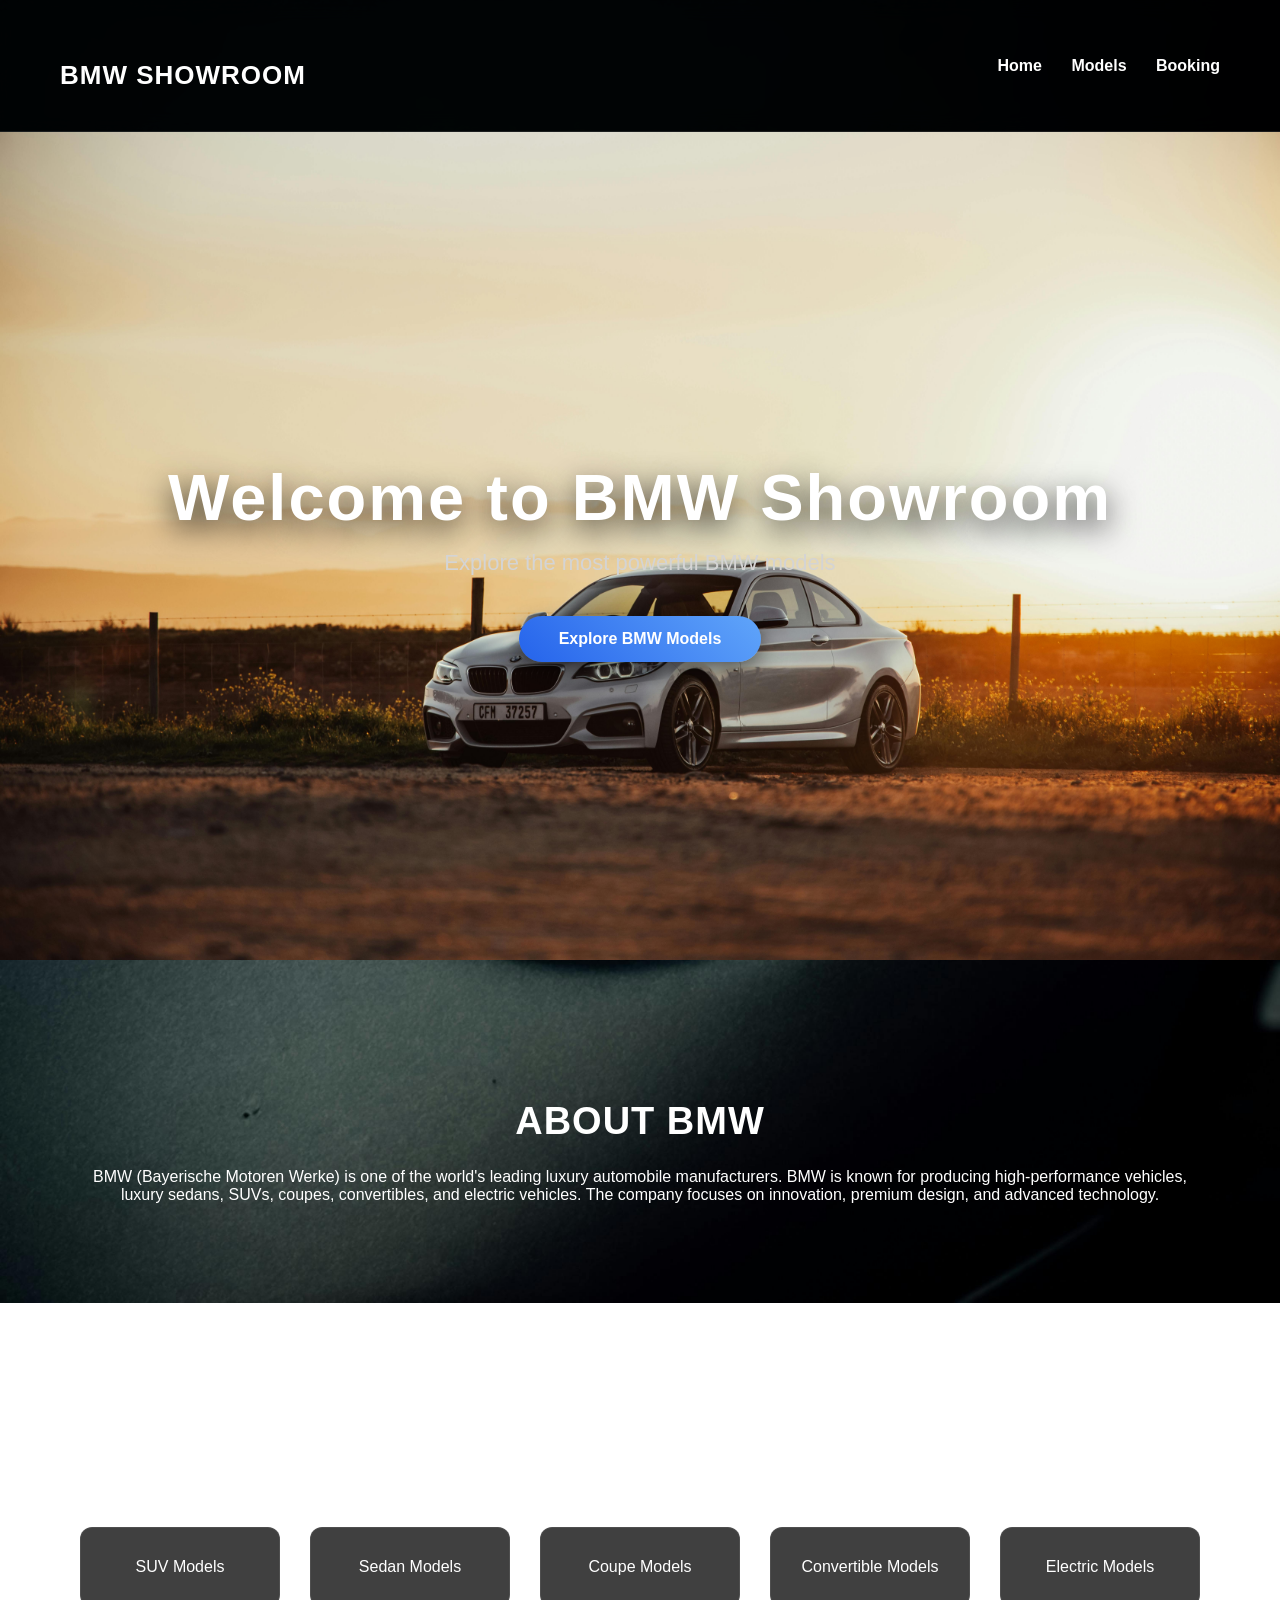
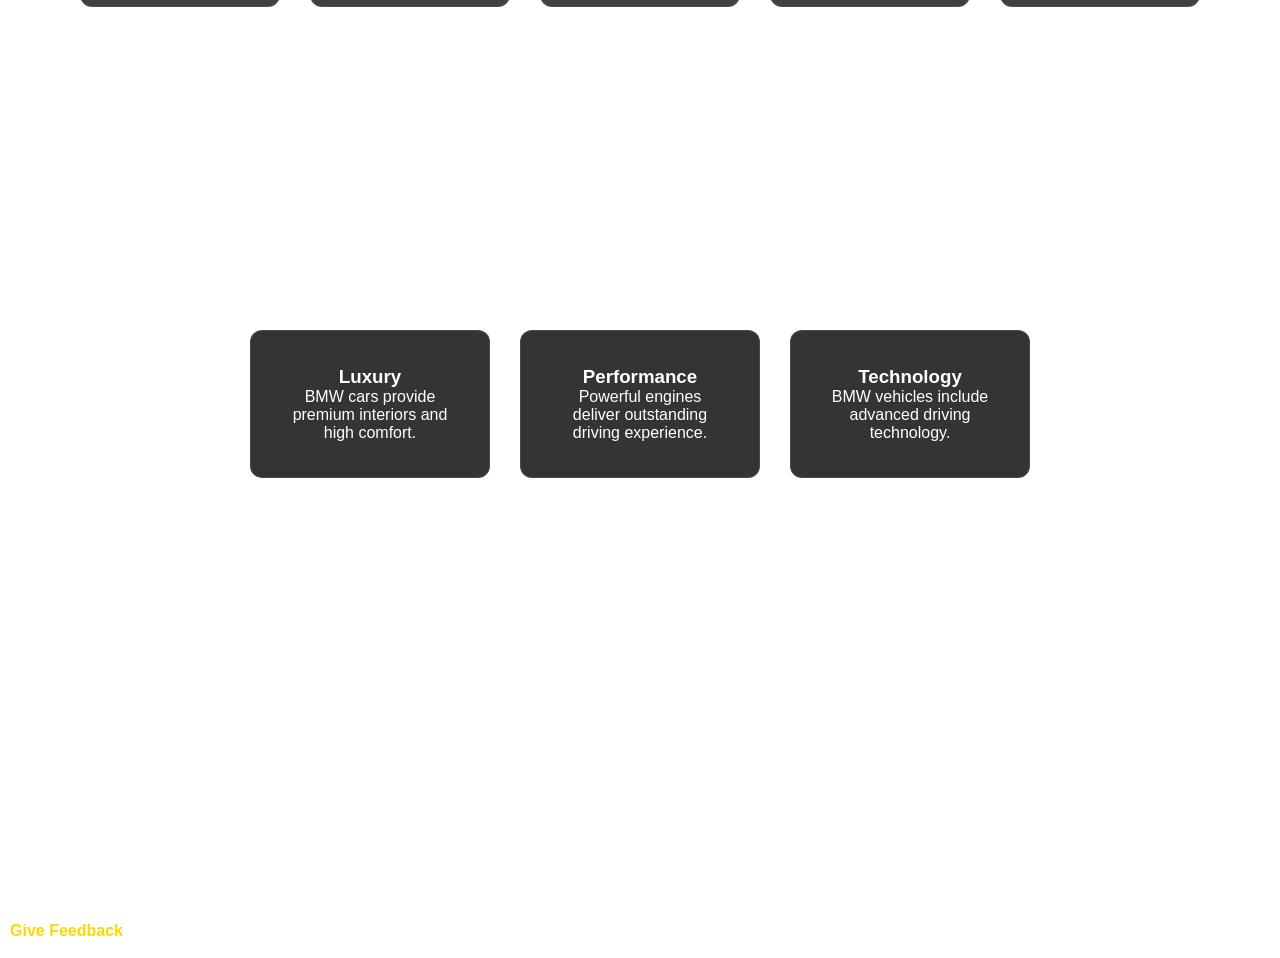
<file: index.html>
<!DOCTYPE html>
<html>
<head>
<title>BMW Showroom</title>
<link rel="stylesheet" href="style.css">
<meta charset="UTF-8">
<meta name="viewport" content="width=device-width, initial-scale=1.0">
</head>

<body>

<nav class="navbar">
<h2 class="logo">BMW Showroom</h2>

<div class="nav-links">
<a href="index.html">Home</a>
<a href="bmw.html">Models</a>
<a href="booking.html">Booking</a>
</div>

</nav>

<section class="hero">

<h1>Welcome to BMW Showroom</h1>
<p>Explore the most powerful BMW models</p>

<a href="bmw.html" class="explore-btn">Explore BMW Models</a>

</section>

<section class="about">

<h2>About BMW</h2>

<p>
BMW (Bayerische Motoren Werke) is one of the world's leading luxury automobile
manufacturers. BMW is known for producing high-performance vehicles,
luxury sedans, SUVs, coupes, convertibles, and electric vehicles.
The company focuses on innovation, premium design, and advanced technology.
</p>

</section>

<section class="categories">

<h2>BMW Categories</h2>

<div class="category-grid">

<div class="category-card">SUV Models</div>
<div class="category-card">Sedan Models</div>
<div class="category-card">Coupe Models</div>
<div class="category-card">Convertible Models</div>
<div class="category-card">Electric Models</div>

</div>

</section>

<section class="features">

<h2>Why Choose BMW?</h2>

<div class="feature-grid">

<div class="feature-card">
<h3>Luxury</h3>
<p>BMW cars provide premium interiors and high comfort.</p>
</div>

<div class="feature-card">
<h3>Performance</h3>
<p>Powerful engines deliver outstanding driving experience.</p>
</div>

<div class="feature-card">
<h3>Technology</h3>
<p>BMW vehicles include advanced driving technology.</p>
</div>

</div>

</section>

<section class="history">

<h2>BMW History</h2>

<p>
BMW was founded in 1916 in Germany and has grown into one of the most
recognized luxury automobile brands in the world. The brand is known
for its engineering excellence, powerful performance engines, and
luxury driving experience.
</p>

</section>

<footer>

<a href="feedback.html">Give Feedback</a>

<p>© 2026 BMW Showroom | Educational Project</p>

</footer>

</body>
</html>
</file>
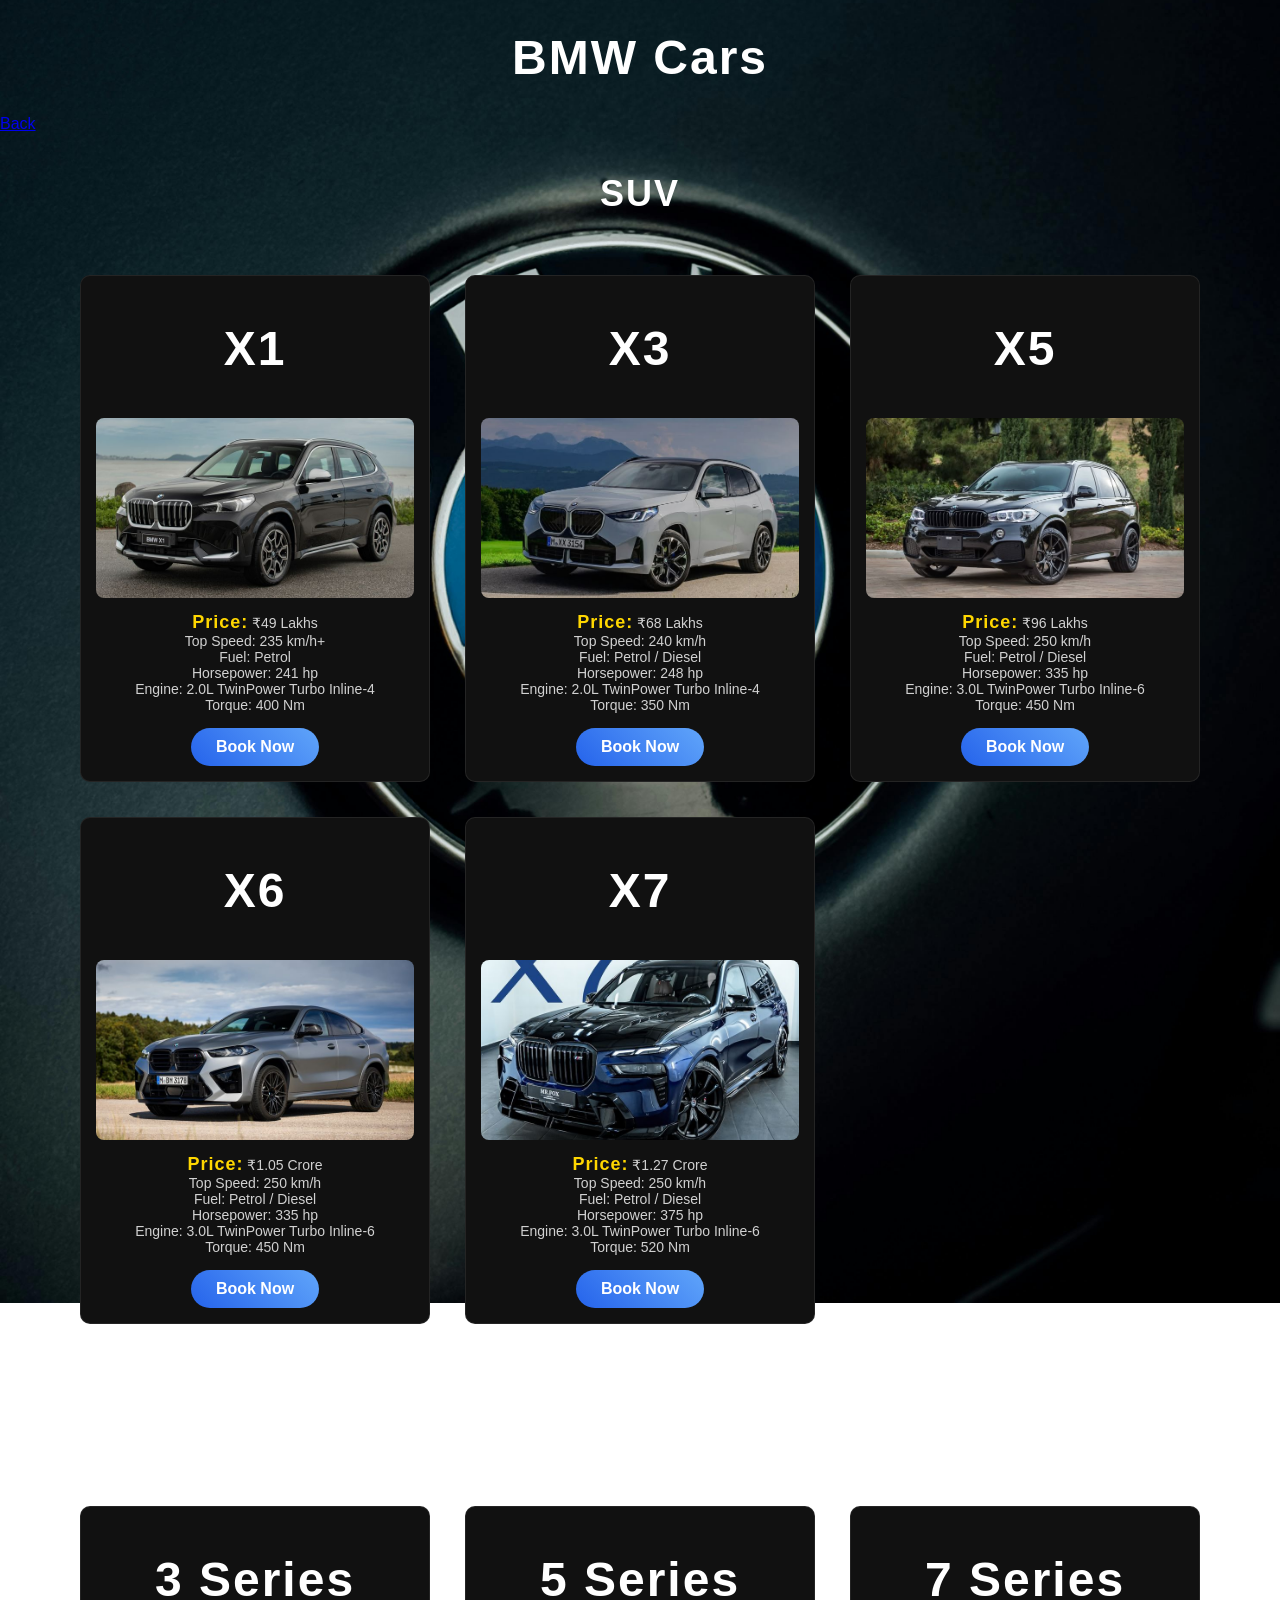
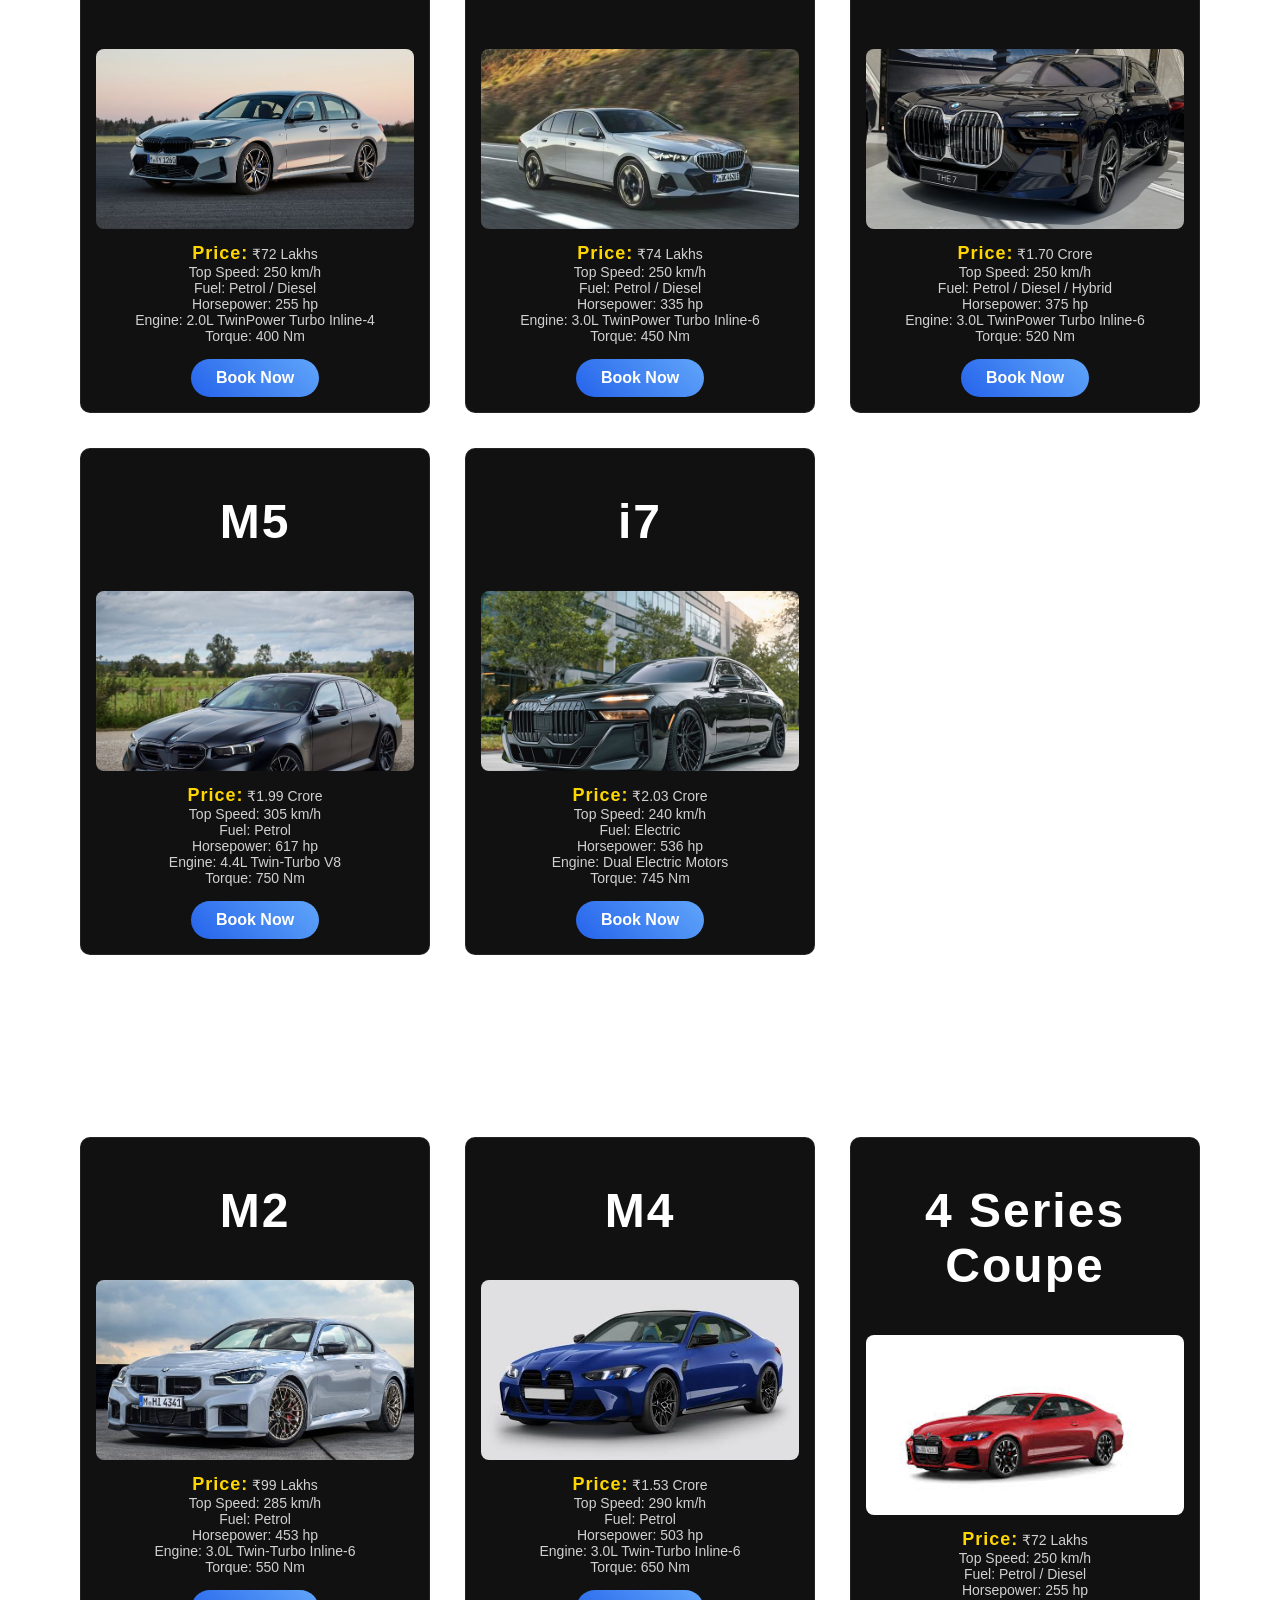
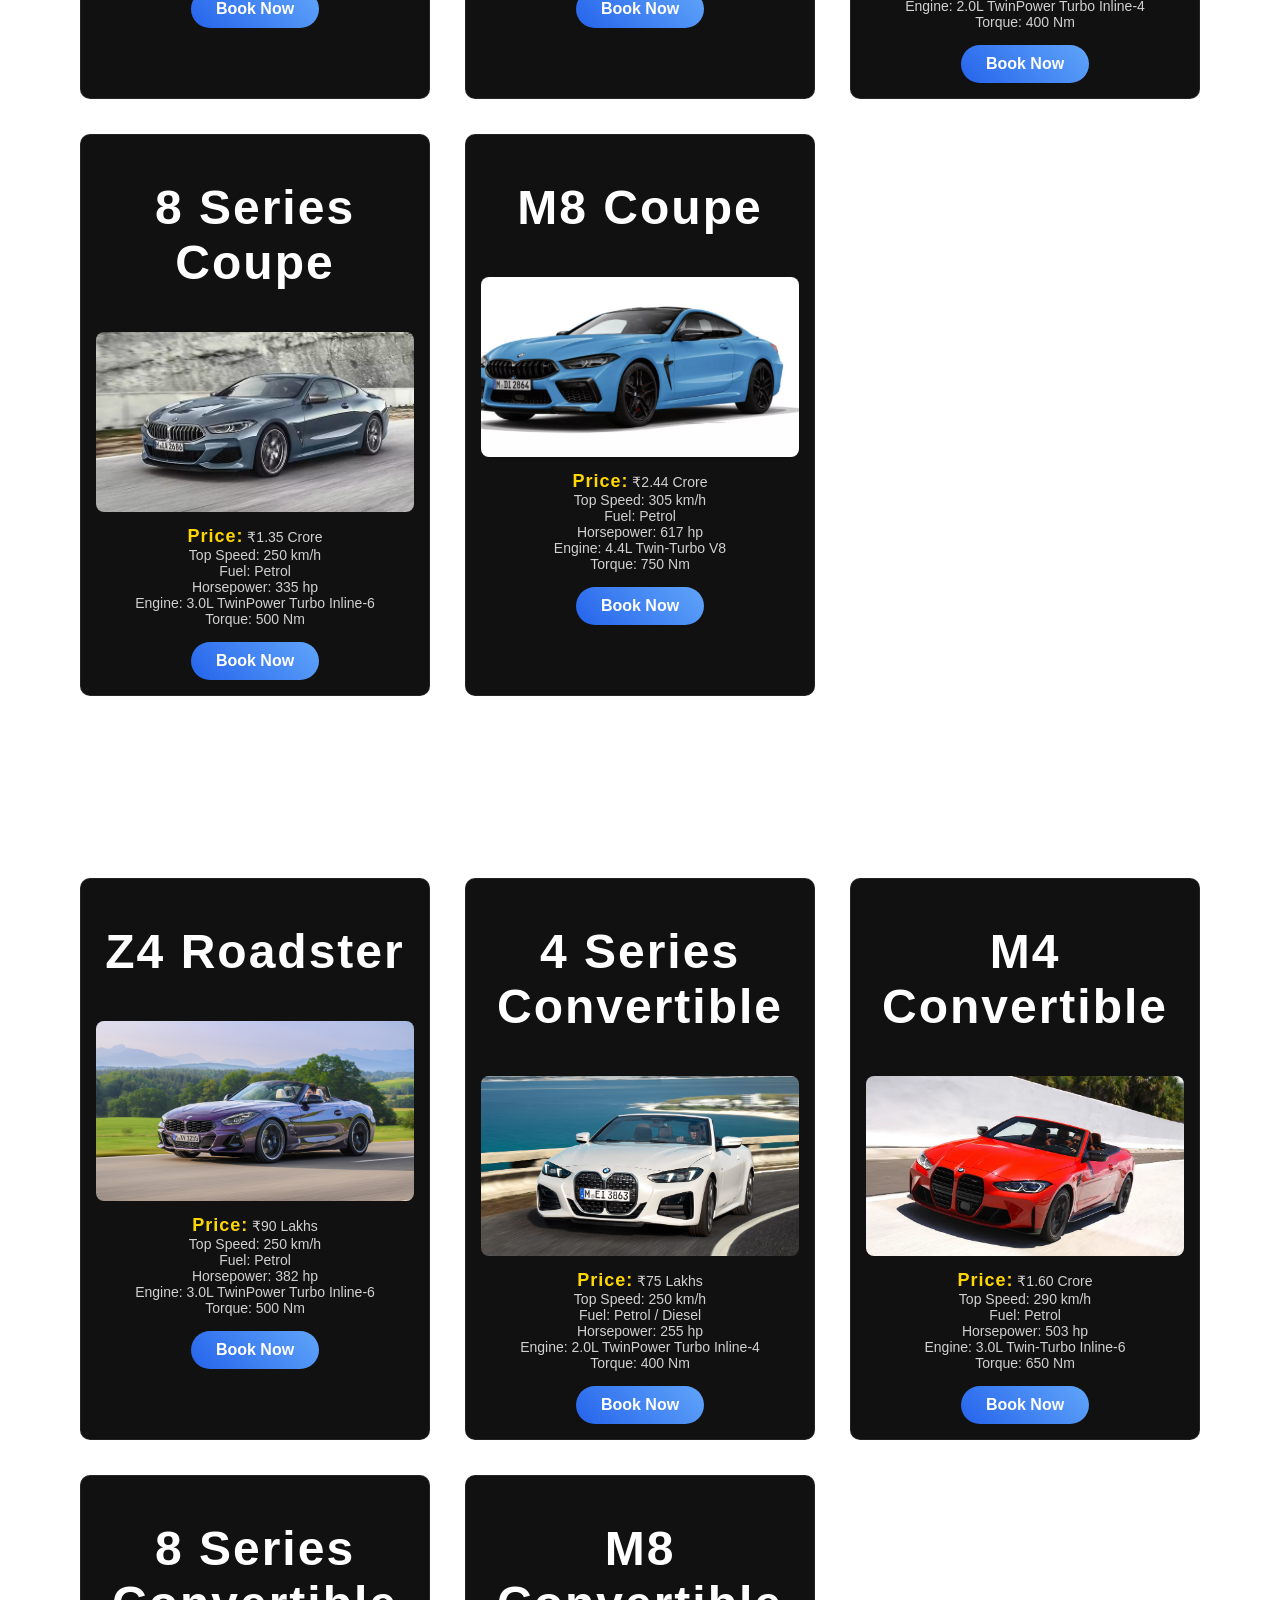
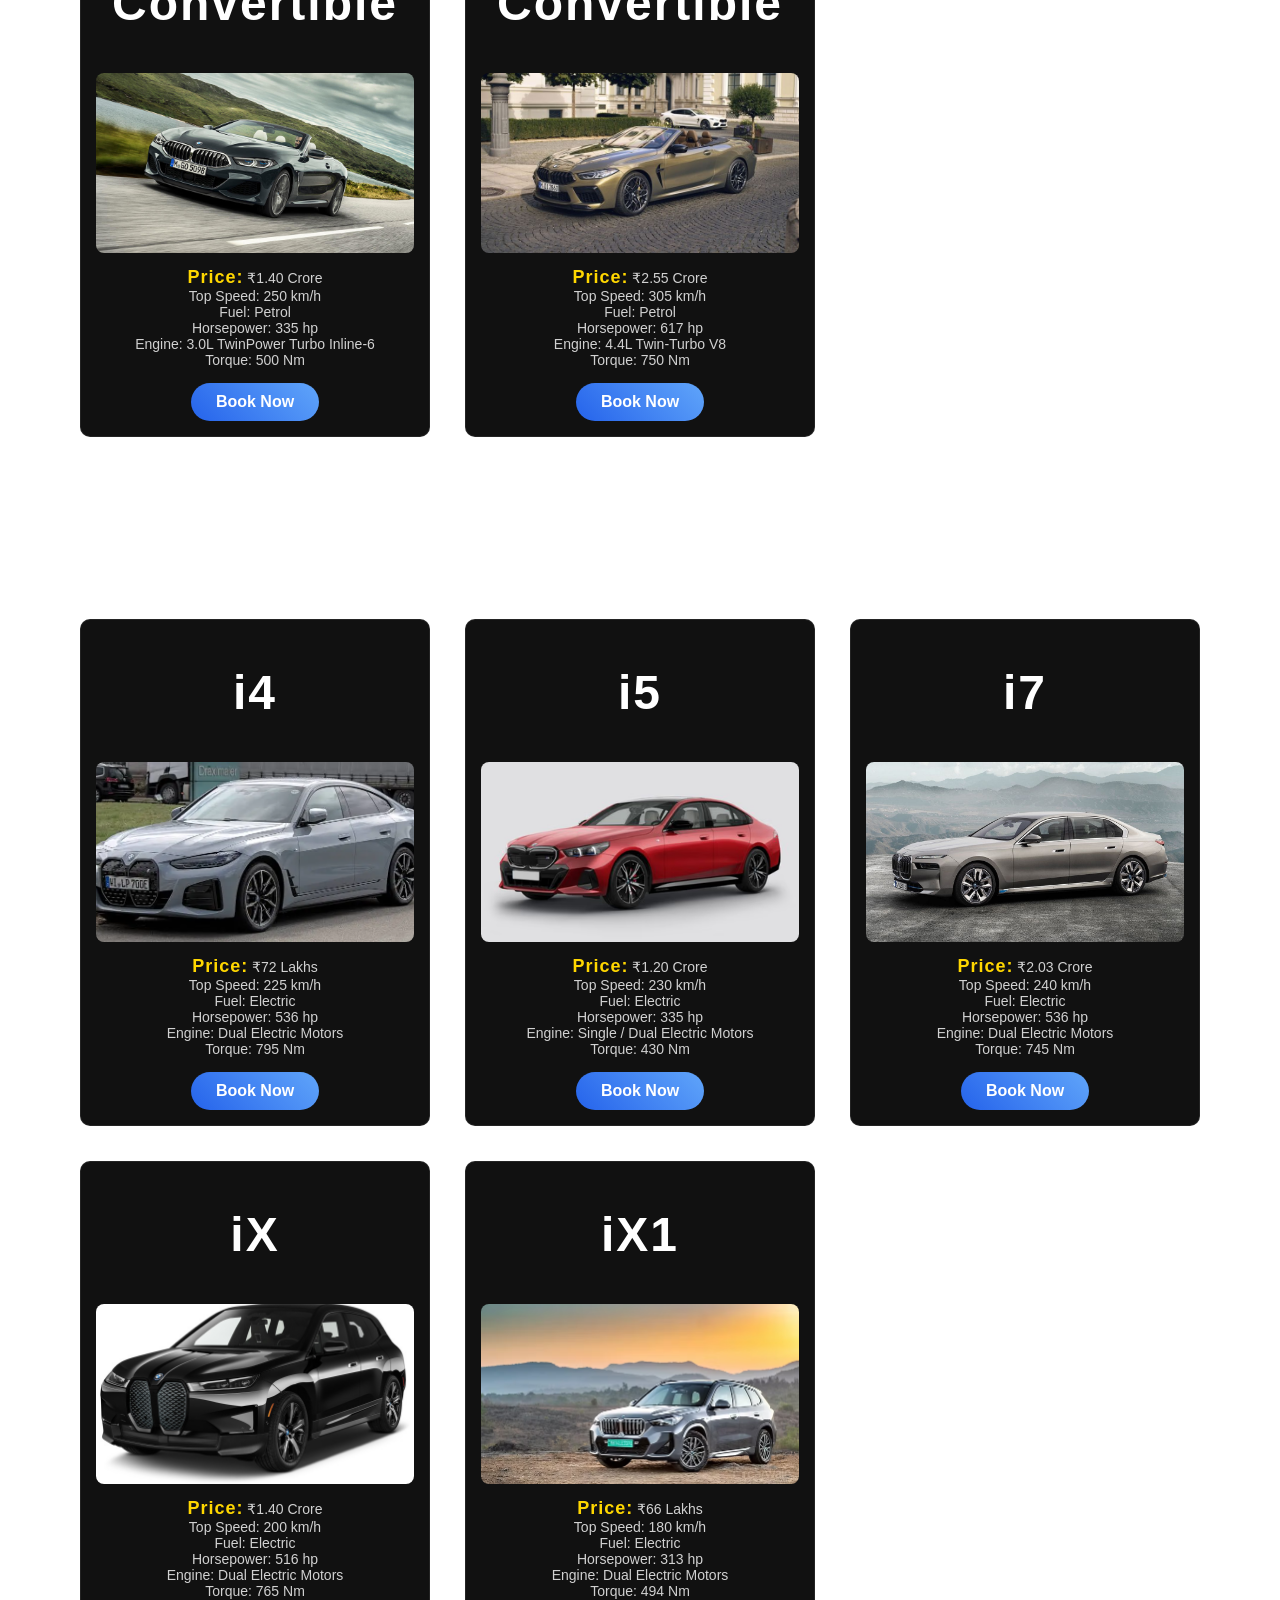
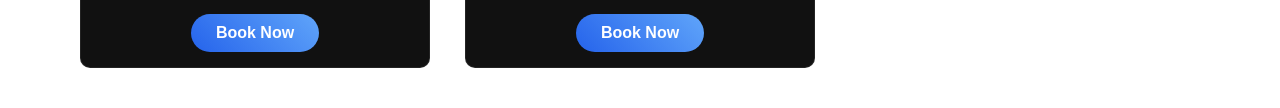
<file: bmw.html>
<!DOCTYPE html>

<html>
<head>
<title>BMW Cars</title>
<link rel="stylesheet" href="style.css">
</head>

<body>

<h1>BMW Cars</h1>
<a href="index.html">Back</a>

<h2>SUV</h2>
<div class="brand-grid">

<div class="car-card">
<h1>X1</h1>
<img src="BMW X1 - 2024 Model.jpg" height="250px" width="270px">
<p>
<span class="price">Price:</span> ₹49 Lakhs<br>
Top Speed: 235 km/h+<br>
Fuel: Petrol<br>
Horsepower: 241 hp<br>
Engine: 2.0L TwinPower Turbo Inline-4<br>
Torque: 400 Nm
</p>
<a href="booking.html" class="book-btn">Book Now</a>
</div>

<div class="car-card">
<h1>X3</h1>
<img src="BMW X3 with M Sport Package (2025).jpg" height="250px" width="270px">
<p>
<span class="price">Price:</span> ₹68 Lakhs<br>
Top Speed: 240 km/h<br>
Fuel: Petrol / Diesel<br>
Horsepower: 248 hp<br>
Engine: 2.0L TwinPower Turbo Inline-4<br>
Torque: 350 Nm
</p>
<a href="booking.html" class="book-btn">Book Now</a>
</div>

<div class="car-card">
<h1>X5</h1>
<img src="Bmw x5 f15 black.jpg" height="250px" width="270px">
<p>
<span class="price">Price:</span> ₹96 Lakhs<br>
Top Speed: 250 km/h<br>
Fuel: Petrol / Diesel<br>
Horsepower: 335 hp<br>
Engine: 3.0L TwinPower Turbo Inline-6<br>
Torque: 450 Nm
</p>
<a href="booking.html" class="book-btn">Book Now</a>
</div>

<div class="car-card">
<h1>X6</h1>
<img src="BMW X6 M Competition 2023.jpg" height="250px" width="270px">
<p>
<span class="price">Price:</span> ₹1.05 Crore<br>
Top Speed: 250 km/h<br>
Fuel: Petrol / Diesel<br>
Horsepower: 335 hp<br>
Engine: 3.0L TwinPower Turbo Inline-6<br>
Torque: 450 Nm
</p>
<a href="booking.html" class="book-btn">Book Now</a>
</div>

<div class="car-card">
<h1>X7</h1>
<img src="BMW X7.jpg" height="250px" width="270px">
<p>
<span class="price">Price:</span> ₹1.27 Crore<br>
Top Speed: 250 km/h<br>
Fuel: Petrol / Diesel<br>
Horsepower: 375 hp<br>
Engine: 3.0L TwinPower Turbo Inline-6<br>
Torque: 520 Nm
</p>
<a href="booking.html" class="book-btn">Book Now</a>
</div>

</div>

<h2>Sedan</h2>
<div class="brand-grid">

<div class="car-card">
<h1>3 Series</h1>
<img src="BMW SEDAN 3 SERIES.jpg" height="250px" width="270px">
<p>
<span class="price">Price:</span> ₹72 Lakhs<br>
Top Speed: 250 km/h<br>
Fuel: Petrol / Diesel<br>
Horsepower: 255 hp<br>
Engine: 2.0L TwinPower Turbo Inline-4<br>
Torque: 400 Nm
</p>
<a href="booking.html" class="book-btn">Book Now</a>
</div>

<div class="car-card">
<h1>5 Series</h1>
<img src="BMW SEDAN 5 Series M Sport.jpg" height="250px" width="270px">
<p>
<span class="price">Price:</span> ₹74 Lakhs<br>
Top Speed: 250 km/h<br>
Fuel: Petrol / Diesel<br>
Horsepower: 335 hp<br>
Engine: 3.0L TwinPower Turbo Inline-6<br>
Torque: 450 Nm
</p>
<a href="booking.html" class="book-btn">Book Now</a>
</div>

<div class="car-card">
<h1>7 Series</h1>
<img src="BMW 7 Series 740i M Sport 2023- ₹1_7 crore _ Real-life review.jpg" height="250px" width="270px">
<p>
<span class="price">Price:</span> ₹1.70 Crore<br>
Top Speed: 250 km/h<br>
Fuel: Petrol / Diesel / Hybrid<br>
Horsepower: 375 hp<br>
Engine: 3.0L TwinPower Turbo Inline-6<br>
Torque: 520 Nm
</p>
<a href="booking.html" class="book-btn">Book Now</a>
</div>

<div class="car-card">
<h1>M5</h1>
<img src="2025 BMW M5 Review.jpg" height="250px" width="270px">
<p>
<span class="price">Price:</span> ₹1.99 Crore<br>
Top Speed: 305 km/h<br>
Fuel: Petrol<br>
Horsepower: 617 hp<br>
Engine: 4.4L Twin-Turbo V8<br>
Torque: 750 Nm
</p>
<a href="booking.html" class="book-btn">Book Now</a>
</div>

<div class="car-card">
<h1>i7</h1>
<img src="BMW i7 M70_ The Ultimate Electric Luxury Sedan Experience.jpg" height="250px" width="270px">
<p>
<span class="price">Price:</span> ₹2.03 Crore<br>
Top Speed: 240 km/h<br>
Fuel: Electric<br>
Horsepower: 536 hp<br>
Engine: Dual Electric Motors<br>
Torque: 745 Nm
</p>
<a href="booking.html" class="book-btn">Book Now</a>
</div>

</div>

<h2>Coupe</h2>
<div class="brand-grid">

<div class="car-card">
<h1>M2</h1>
<img src="BMW M2 CS 2026 _ Agilité Maximale, Puissance Brute.jpg" height="250px" width="270px">
<p>
<span class="price">Price:</span> ₹99 Lakhs<br>
Top Speed: 285 km/h<br>
Fuel: Petrol<br>
Horsepower: 453 hp<br>
Engine: 3.0L Twin-Turbo Inline-6<br>
Torque: 550 Nm
</p>
<a href="booking.html" class="book-btn">Book Now</a>
</div>

<div class="car-card">
<h1>M4</h1>
<img src="BMW COUPE M4.jpg" height="250px" width="270px">
<p>
<span class="price">Price:</span> ₹1.53 Crore<br>
Top Speed: 290 km/h<br>
Fuel: Petrol<br>
Horsepower: 503 hp<br>
Engine: 3.0L Twin-Turbo Inline-6<br>
Torque: 650 Nm
</p>
<a href="booking.html" class="book-btn">Book Now</a>
</div>

<div class="car-card">
<h1>4 Series Coupe</h1>
<img src="BMW COUPE 4 SERIES.jpg" height="250px" width="270px">
<p>
<span class="price">Price:</span> ₹72 Lakhs<br>
Top Speed: 250 km/h<br>
Fuel: Petrol / Diesel<br>
Horsepower: 255 hp<br>
Engine: 2.0L TwinPower Turbo Inline-4<br>
Torque: 400 Nm
</p>
<a href="booking.html" class="book-btn">Book Now</a>
</div>

<div class="car-card">
<h1>8 Series Coupe</h1>
<img src="BMW COUPE 8 SERIES.jpg" height="250px" width="270px">
<p>
<span class="price">Price:</span> ₹1.35 Crore<br>
Top Speed: 250 km/h<br>
Fuel: Petrol<br>
Horsepower: 335 hp<br>
Engine: 3.0L TwinPower Turbo Inline-6<br>
Torque: 500 Nm
</p>
<a href="booking.html" class="book-btn">Book Now</a>
</div>

<div class="car-card">
<h1>M8 Coupe</h1>
<img src="BMW COUPE M8.jpg" height="250px" width="270px">
<p>
<span class="price">Price:</span> ₹2.44 Crore<br>
Top Speed: 305 km/h<br>
Fuel: Petrol<br>
Horsepower: 617 hp<br>
Engine: 4.4L Twin-Turbo V8<br>
Torque: 750 Nm
</p>
<a href="booking.html" class="book-btn">Book Now</a>
</div>

</div>

<h2>Convertible</h2>
<div class="brand-grid">

<div class="car-card">
<h1>Z4 Roadster</h1>
<img src="BMW CONVERTIBLE Z4 ROADSTER.jpg" height="250px" width="270px">
<p>
<span class="price">Price:</span> ₹90 Lakhs<br>
Top Speed: 250 km/h<br>
Fuel: Petrol<br>
Horsepower: 382 hp<br>
Engine: 3.0L TwinPower Turbo Inline-6<br>
Torque: 500 Nm
</p>
<a href="booking.html" class="book-btn">Book Now</a>
</div>

<div class="car-card">
<h1>4 Series Convertible</h1>
<img src="BMW CONVERTIBLE 4 SERIES.jpg" height="250px" width="270px">
<p>
<span class="price">Price:</span> ₹75 Lakhs<br>
Top Speed: 250 km/h<br>
Fuel: Petrol / Diesel<br>
Horsepower: 255 hp<br>
Engine: 2.0L TwinPower Turbo Inline-4<br>
Torque: 400 Nm
</p>
<a href="booking.html" class="book-btn">Book Now</a>
</div>

<div class="car-card">
<h1>M4 Convertible</h1>
<img src="BMW CONVERTIBLE M4.jpg" height="250px" width="270px">
<p>
<span class="price">Price:</span> ₹1.60 Crore<br>
Top Speed: 290 km/h<br>
Fuel: Petrol<br>
Horsepower: 503 hp<br>
Engine: 3.0L Twin-Turbo Inline-6<br>
Torque: 650 Nm
</p>
<a href="booking.html" class="book-btn">Book Now</a>
</div>

<div class="car-card">
<h1>8 Series Convertible</h1>
<img src="BMW CONVERTIBLE 8 SERIES.jpg" height="250px" width="270px">
<p>
<span class="price">Price:</span> ₹1.40 Crore<br>
Top Speed: 250 km/h<br>
Fuel: Petrol<br>
Horsepower: 335 hp<br>
Engine: 3.0L TwinPower Turbo Inline-6<br>
Torque: 500 Nm
</p>
<a href="booking.html" class="book-btn">Book Now</a>
</div>

<div class="car-card">
<h1>M8 Convertible</h1>
<img src="BMW CONVERTIBLE M8.jpg" height="250px" width="270px">
<p>
<span class="price">Price:</span> ₹2.55 Crore<br>
Top Speed: 305 km/h<br>
Fuel: Petrol<br>
Horsepower: 617 hp<br>
Engine: 4.4L Twin-Turbo V8<br>
Torque: 750 Nm
</p>
<a href="booking.html" class="book-btn">Book Now</a>
</div>

</div>

<h2>Electric</h2>
<div class="brand-grid">

<div class="car-card">
<h1>i4</h1>
<img src="BMW i4.jpg" height="250px" width="270px">
<p>
<span class="price">Price:</span> ₹72 Lakhs<br>
Top Speed: 225 km/h<br>
Fuel: Electric<br>
Horsepower: 536 hp<br>
Engine: Dual Electric Motors<br>
Torque: 795 Nm
</p>
<a href="booking.html" class="book-btn">Book Now</a>
</div>

<div class="car-card">
<h1>i5</h1>
<img src="BMW i5.jpg" height="250px" width="270px">
<p>
<span class="price">Price:</span> ₹1.20 Crore<br>
Top Speed: 230 km/h<br>
Fuel: Electric<br>
Horsepower: 335 hp<br>
Engine: Single / Dual Electric Motors<br>
Torque: 430 Nm
</p>
<a href="booking.html" class="book-btn">Book Now</a>
</div>

<div class="car-card">
<h1>i7</h1>
<img src="BMW i7.jpg" height="250px" width="270px">
<p>
<span class="price">Price:</span> ₹2.03 Crore<br>
Top Speed: 240 km/h<br>
Fuel: Electric<br>
Horsepower: 536 hp<br>
Engine: Dual Electric Motors<br>
Torque: 745 Nm
</p>
<a href="booking.html" class="book-btn">Book Now</a>
</div>

<div class="car-card">
<h1>iX</h1>
<img src="BMW ix.jpg" height="250px" width="270px">
<p>
<span class="price">Price:</span> ₹1.40 Crore<br>
Top Speed: 200 km/h<br>
Fuel: Electric<br>
Horsepower: 516 hp<br>
Engine: Dual Electric Motors<br>
Torque: 765 Nm
</p>
<a href="booking.html" class="book-btn">Book Now</a>
</div>

<div class="car-card">
<h1>iX1</h1>
<img src="BMW ix1.jpg" height="250px" width="270px">
<p>
<span class="price">Price:</span> ₹66 Lakhs<br>
Top Speed: 180 km/h<br>
Fuel: Electric<br>
Horsepower: 313 hp<br>
Engine: Dual Electric Motors<br>
Torque: 494 Nm
</p>
<a href="booking.html" class="book-btn">Book Now</a>
</div>

</div>

</body>
</html>
</file>
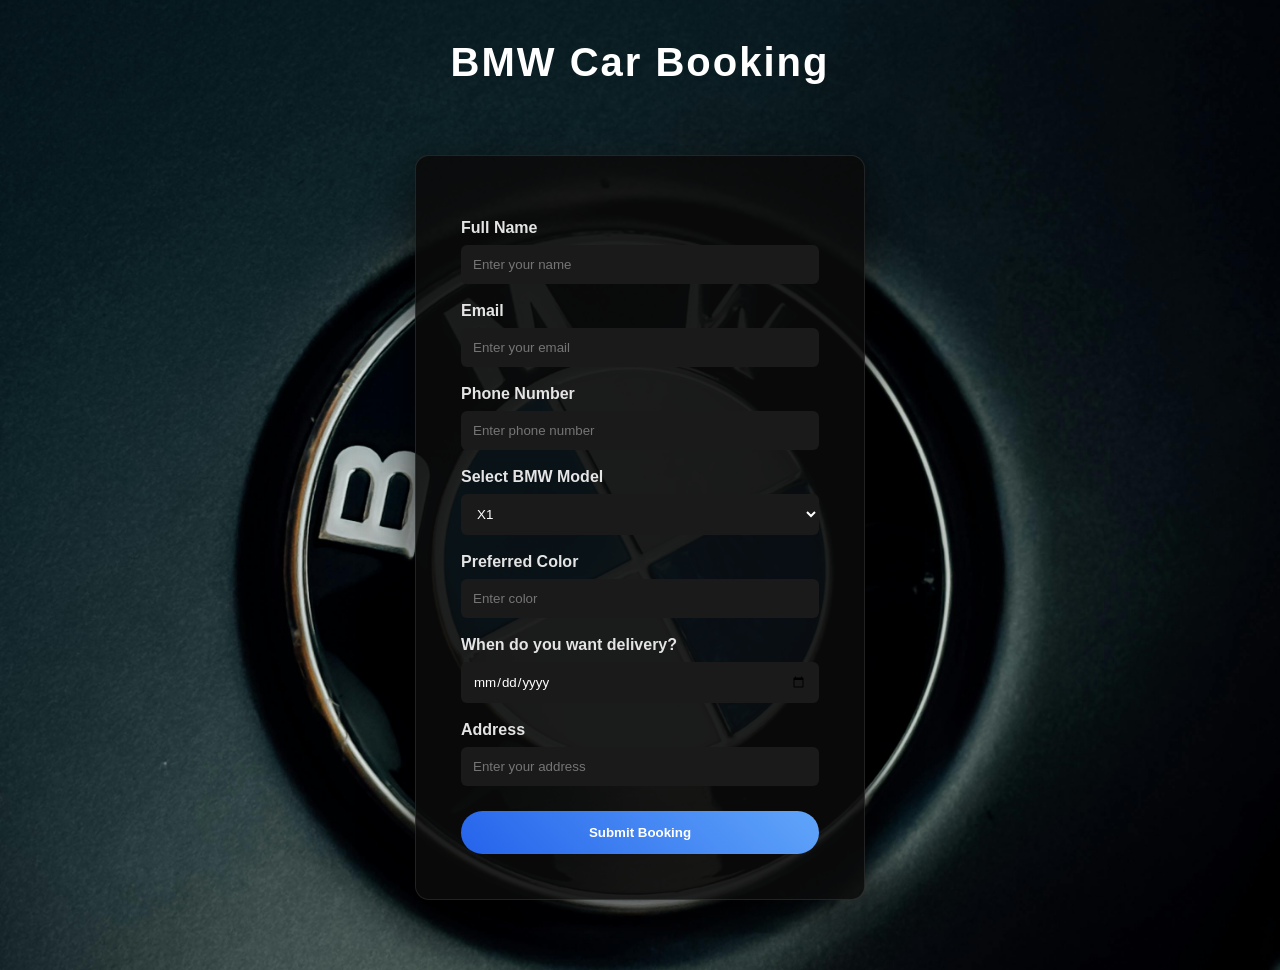
<file: booking.html>
<!DOCTYPE html>

<html>
<head>
<title>BMW Booking</title>
<link rel="stylesheet" href="style.css">
</head>

<body>

<h1 class="page-title">BMW Car Booking</h1>

<div class="booking-form">

<form onsubmit="return bookingSuccess()">

<label>Full Name</label> <input type="text" placeholder="Enter your name" required>

<label>Email</label> <input type="email" placeholder="Enter your email" required>

<label>Phone Number</label> <input type="text" placeholder="Enter phone number" required>

<label>Select BMW Model</label>

<select>
<option>X1</option>
<option>X3</option>
<option>X5</option>
<option>X6</option>
<option>X7</option>
<option>3 Series</option>
<option>5 Series</option>
<option>7 Series</option>
<option>M5</option>
<option>i7</option>
<option>M2</option>
<option>M4</option>
<option>4 Series Coupe</option>
<option>8 Series Coupe</option>
<option>M8 Coupe</option>
<option>Z4 Roadster</option>
<option>4 Series Convertible</option>
<option>M4 Convertible</option>
<option>8 Series Convertible</option>
<option>M8 Convertible</option>
<option>i4</option>
<option>i5</option>
<option>iX</option>
<option>iX1</option>
</select>

<label>Preferred Color</label> <input type="text" placeholder="Enter color">

<label>When do you want delivery?</label> <input type="date" required>

<label>Address</label> <input type="text" placeholder="Enter your address">

<button type="submit">Submit Booking</button>

</form>

</div>

<script>

function bookingSuccess()
{
alert("Booking Submitted Successfully! BMW Team will contact you soon.");
return true;
}

</script>

</body>
</html>
</file>
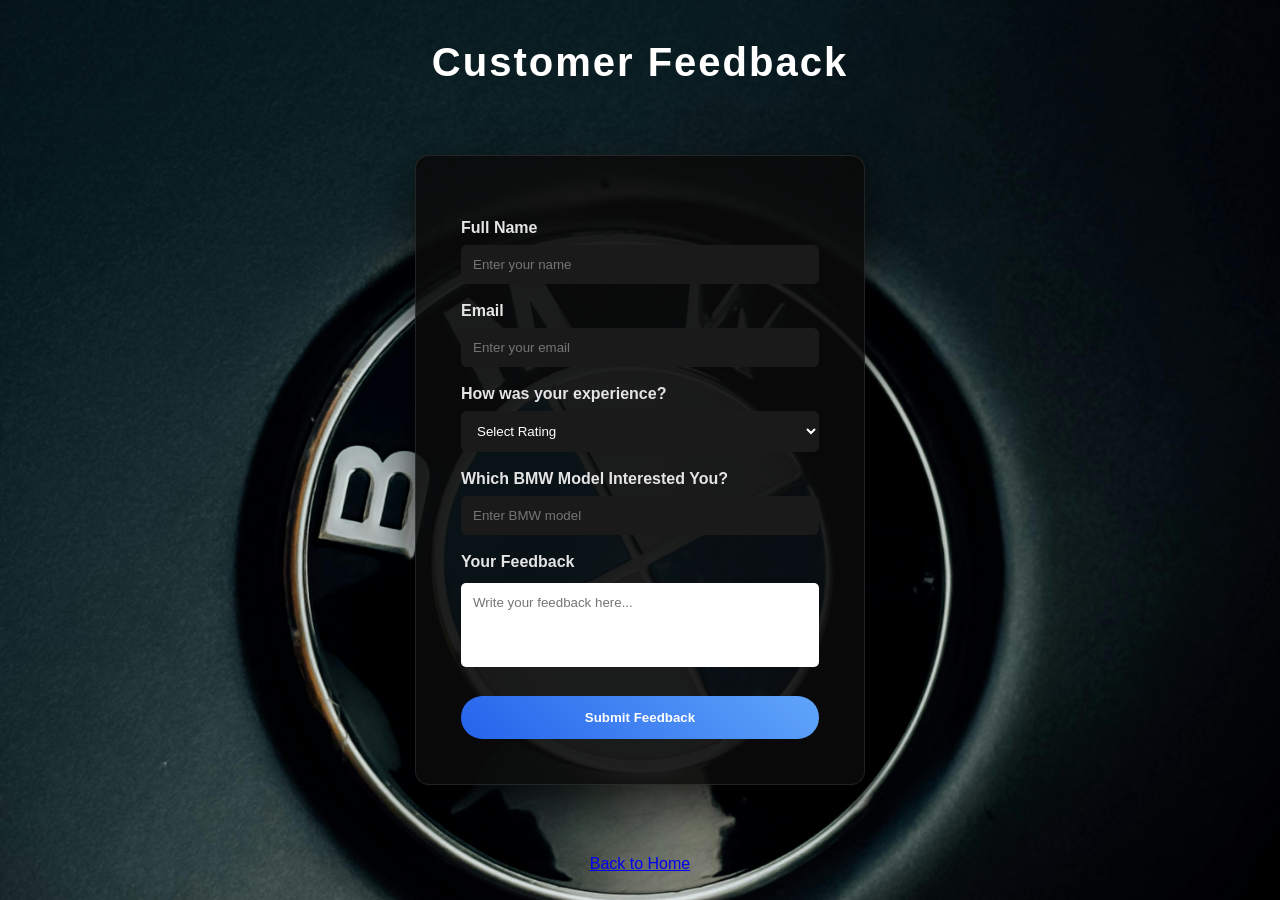
<file: feedback.html>
<!DOCTYPE html>

<html>
<head>
<title>BMW Feedback</title>
<link rel="stylesheet" href="style.css">
</head>

<body>

<h1 class="page-title">Customer Feedback</h1>

<div class="booking-form">

<form onsubmit="return feedbackSubmit()">

<label>Full Name</label> <input type="text" placeholder="Enter your name" required>

<label>Email</label> <input type="email" placeholder="Enter your email" required>

<label>How was your experience?</label>

<select required>
<option value="">Select Rating</option>
<option>Excellent</option>
<option>Very Good</option>
<option>Good</option>
<option>Average</option>
<option>Poor</option>
</select>

<label>Which BMW Model Interested You?</label> <input type="text" placeholder="Enter BMW model">

<label>Your Feedback</label>

<textarea placeholder="Write your feedback here..." rows="4" required></textarea>

<button type="submit">Submit Feedback</button>

</form>

</div>

<p style="text-align:center;margin-top:20px;">
<a href="index.html">Back to Home</a>
</p>

<script>

function feedbackSubmit(){
alert("Thank you for your feedback!");
return true;
}

</script>

</body>
</html>
</file>
<file: style.css>
/* GLOBAL RESET */

*{
margin:0;
padding:0;
box-sizing:border-box;
font-family:'Segoe UI',Arial,sans-serif;
scroll-behavior:smooth;
}

/* BODY */

body{
background:url("BMW LOGO.jpg");
background-size: cover;
background-position: center;
background-repeat: no-repeat;
background-attachment: fixed;
color:white;
}
/* NAVBAR */

.navbar{
display:flex;
justify-content:space-between;
align-items:center;
padding:20px 60px;
background:rgba(0,0,0,0.85);
backdrop-filter:blur(10px);
border-bottom:1px solid rgba(255,255,255,0.1);
}

.logo{
font-size:26px;
font-weight:700;
letter-spacing:1px;
}

/* HERO */

.hero{
height:92vh;
display:flex;
flex-direction:column;
justify-content:center;
align-items:center;
text-align:center;
background:url("BMW\ BACKGORUND.jpg") center/cover no-repeat;
padding:40px;
}

.hero h1{
font-size:65px;
letter-spacing:2px;
margin-bottom:15px;
text-shadow:0 10px 30px rgba(0,0,0,0.8);
}

.hero p{
font-size:22px;
margin-bottom:40px;
color:#d4d4d4;
}

/* BUTTON */

.explore-btn{
padding:14px 40px;
background:linear-gradient(45deg,#2563eb,#60a5fa);
border-radius:30px;
text-decoration:none;
color:white;
font-weight:bold;
transition:0.35s;
box-shadow:0 10px 25px rgba(0,0,0,0.5);
}

.explore-btn:hover{
transform:translateY(-4px);
box-shadow:0 15px 40px rgba(0,0,0,0.8);
}

/* SECTION */

section{
padding:100px 80px;
text-align:center;
}

section h2{
font-size:38px;
margin-bottom:25px;
letter-spacing:1px;
}

/* CATEGORY GRID */

.category-grid{
display:flex;
justify-content:center;
gap:30px;
flex-wrap:wrap;
margin-top:40px;
}

.category-card{
background:rgba(17,17,17,0.8);
backdrop-filter:blur(10px);
padding:30px;
width:200px;
border-radius:12px;
border:1px solid rgba(255,255,255,0.08);
transition:0.35s;
}

.category-card:hover{
transform:translateY(-10px);
background:#2563eb;
}

/* FEATURE GRID */

.feature-grid{
display:flex;
justify-content:center;
gap:30px;
flex-wrap:wrap;
margin-top:40px;
}

.feature-card{
background:rgba(17,17,17,0.85);
padding:35px;
width:240px;
border-radius:12px;
border:1px solid rgba(255,255,255,0.1);
transition:0.35s;
}

.feature-card:hover{
transform:translateY(-12px);
background:#2563eb;
}

/* PAGE TITLES */

.page-title{
text-align:center;
font-size:48px;
margin-top:40px;
letter-spacing:2px;
}

.section-title{
margin:60px 0 20px 80px;
font-size:28px;
letter-spacing:1px;
}

/* CAR GRID */

.brand-grid{
display:grid;
grid-template-columns:repeat(auto-fit,minmax(260px,1fr));
gap:35px;
padding:40px 80px;
}

/* CAR CARD */

.car-card{
background:rgba(15,15,15,0.85);
border-radius:14px;
padding:20px;
text-align:center;
transition:0.4s;
border:1px solid rgba(255,255,255,0.08);
backdrop-filter:blur(6px);
}

.car-card:hover{
transform:translateY(-12px) scale(1.03);
box-shadow:0 20px 50px rgba(0,0,0,0.9);
border:1px solid rgba(37,99,235,0.6);
}

/* CAR IMAGE */

.car-card img{
width:100%;
height:180px;
object-fit:cover;
border-radius:8px;
margin-top:12px;
}

/* CAR NAME */

.car-card h3{
margin-top:10px;
font-size:22px;
}

/* CAR TEXT */

.car-card p{
font-size:14px;
margin-top:10px;
color:#d1d1d1;
}

/* BOOK BUTTON */

.book-btn{
display:inline-block;
margin-top:15px;
padding:10px 25px;
background:linear-gradient(45deg,#2563eb,#60a5fa);
border-radius:30px;
text-decoration:none;
color:white;
font-weight:bold;
transition:0.35s;
}

.book-btn:hover{
transform:scale(1.05);
box-shadow:0 10px 30px rgba(0,0,0,0.7);
}

/* BOOKING FORM */

.booking-form{
width:450px;
margin:70px auto;
background:rgba(10,10,10,0.9);
padding:45px;
border-radius:14px;
border:1px solid rgba(255,255,255,0.1);
box-shadow:0 15px 50px rgba(0,0,0,0.8);
}

.booking-form label{
display:block;
margin-top:18px;
font-weight:bold;
color:#e4e4e4;
}

.booking-form input,
.booking-form select{
width:100%;
padding:12px;
margin-top:8px;
border:none;
border-radius:6px;
background:#1a1a1a;
color:white;
}

.booking-form button{
margin-top:25px;
width:100%;
padding:14px;
background:linear-gradient(45deg,#2563eb,#60a5fa);
border:none;
border-radius:30px;
color:white;
font-weight:bold;
cursor:pointer;
transition:0.35s;
}

.booking-form button:hover{
transform:scale(1.03);
box-shadow:0 10px 35px rgba(0,0,0,0.8);
}

/* FOOTER */

.footer{
text-align:center;
padding:35px;
background:black;
margin-top:60px;
border-top:1px solid rgba(255,255,255,0.08);
color:#aaa;
}
/* NAV LINKS */

.nav-links a{
margin-left:25px;
text-decoration:none;
color:white;
font-weight:bold;
}

.nav-links a:hover{
color:#2563eb;
}

/* PAGE TITLE */

.page-title{
text-align:center;
margin-top:40px;
font-size:40px;
}

/* FOOTER */

.footer{
background:black;
padding:20px;
text-align:center;
margin-top:60px;
border-top:1px solid #222;
}
.price{
color:#FFD700;
font-weight:bold;
font-size:18px;
letter-spacing:1px;
}
.booking-form textarea{
width:100%;
padding:12px;
margin-top:12px;
border:none;
border-radius:5px;
resize:none;
}
h2{
    text-align: center;
    font-size: 36px;
    font-weight: bold;
    color: inherit;
    letter-spacing: 2px;
    margin-top: 40px;
    margin-bottom: 20px;
    text-transform: uppercase;
}
h1{
text-align:center;
font-size:48px;
margin-top:30px;
margin-bottom:30px;
letter-spacing:2px;
}
.car-card{
background:#111;
padding:15px;
border-radius:10px;
text-align:center;
transition:0.3s;
}

.car-card:hover{
transform:translateY(-10px);
box-shadow:0 10px 25px rgba(0,0,0,0.8);
}
footer a{
color:#FFD700;
text-decoration:none;
font-weight:bold;
margin-left:10px;
}

footer a:hover{
text-decoration:underline;
color:#2563eb;
}
.footer{
text-align:center;
padding:20px;
background:black;
margin-top:40px;
}
</file>
